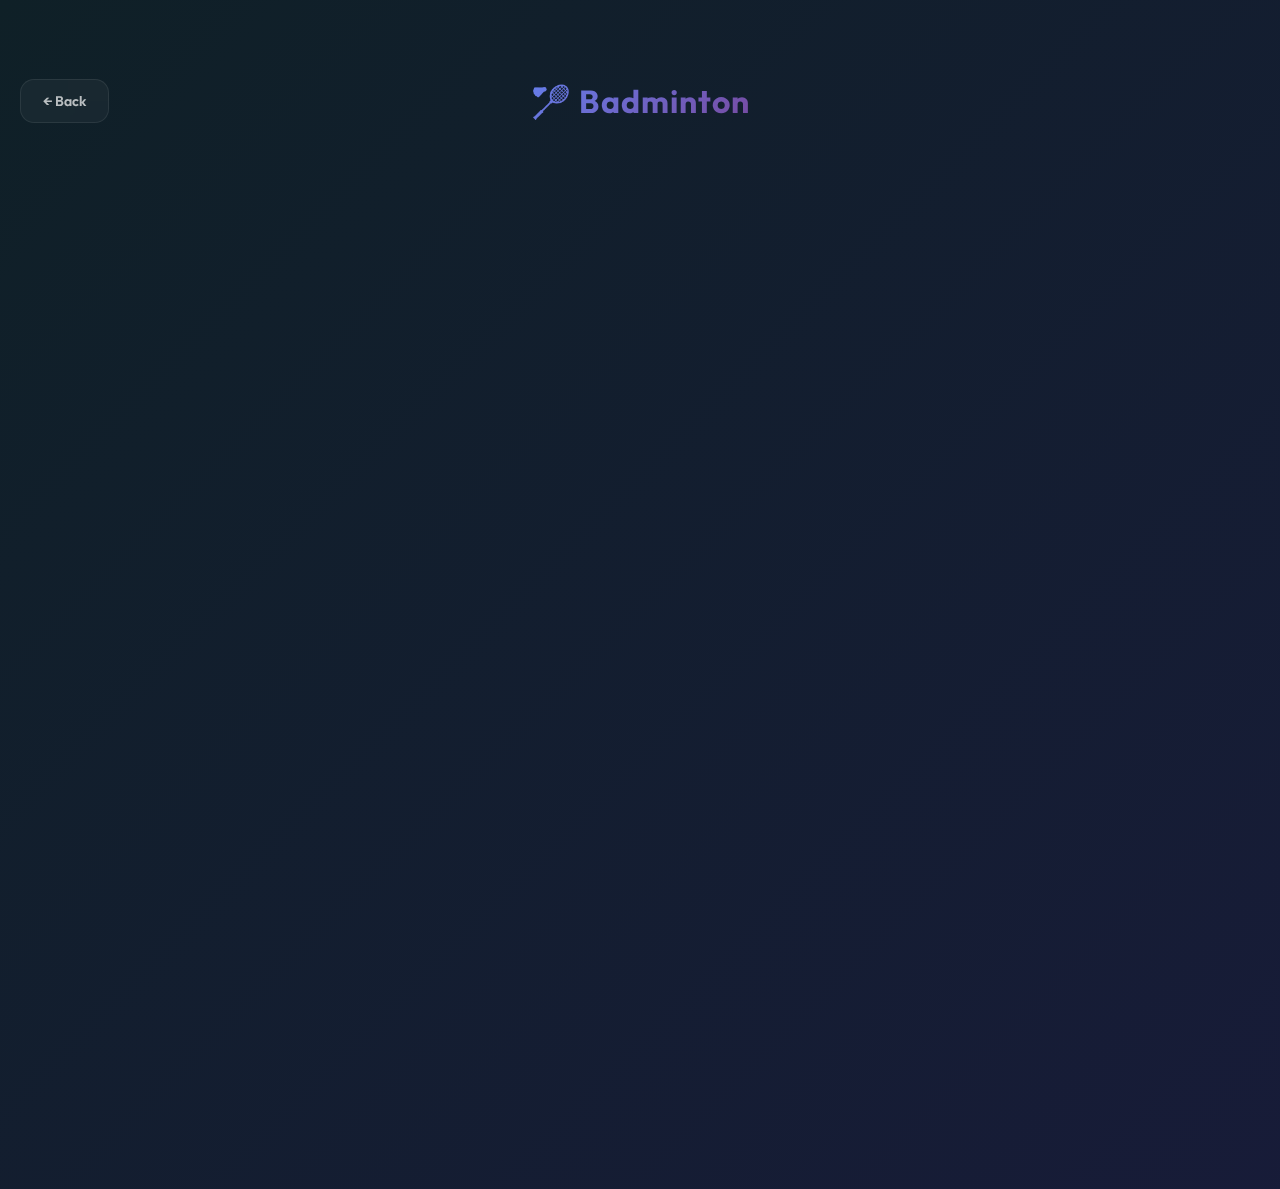
<file: badminton.html>
<!DOCTYPE html>
<html lang="en">

<head>
    <title>Badminton Courts - RushLess</title>
    <meta name="viewport" content="width=device-width, initial-scale=1.0">
    <meta charset="UTF-8">
    <link rel="stylesheet" href="style1.css">
    <style>
        .court-number {
            display: inline-flex;
            width: 32px;
            height: 32px;
            border-radius: 10px;
            background: linear-gradient(135deg, #667eea, #764ba2);
            justify-content: center;
            align-items: center;
            font-size: 15px;
            font-weight: 800;
            margin-right: 12px;
            flex-shrink: 0;
        }

        @keyframes cardEntrance {
            0% {
                opacity: 0;
                transform: translateY(25px) scale(0.95);
            }

            100% {
                opacity: 1;
                transform: translateY(0) scale(1);
            }
        }

        .card-animated {
            animation: cardEntrance 0.5s cubic-bezier(0.175, 0.885, 0.32, 1.275) forwards;
            opacity: 0;
        }
    </style>
</head>

<body>

    <div class="main">

        <div class="topbar">
            <button onclick="goBack()">← Back</button>
            <h1>🏸 Badminton</h1>
        </div>

        <div class="cards">

            <div class="floor-card card-animated" style="animation-delay:0s" onclick="selectSport('badminton_court_1')">
                <div class="floor-info">
                    <h2><span class="court-number">1</span>Court 1</h2>
                    <p><span id="badminton_court_1-count">2</span> players</p>
                </div>
                <div id="badminton_court_1-status" class="status"></div>
            </div>

            <div class="floor-card card-animated" style="animation-delay:0.06s"
                onclick="selectSport('badminton_court_2')">
                <div class="floor-info">
                    <h2><span class="court-number">2</span>Court 2</h2>
                    <p><span id="badminton_court_2-count">4</span> players</p>
                </div>
                <div id="badminton_court_2-status" class="status"></div>
            </div>

            <div class="floor-card card-animated" style="animation-delay:0.12s"
                onclick="selectSport('badminton_court_3')">
                <div class="floor-info">
                    <h2><span class="court-number">3</span>Court 3</h2>
                    <p><span id="badminton_court_3-count">0</span> players</p>
                </div>
                <div id="badminton_court_3-status" class="status"></div>
            </div>

            <div class="floor-card card-animated" style="animation-delay:0.18s"
                onclick="selectSport('badminton_court_4')">
                <div class="floor-info">
                    <h2><span class="court-number">4</span>Court 4</h2>
                    <p><span id="badminton_court_4-count">4</span> players</p>
                </div>
                <div id="badminton_court_4-status" class="status"></div>
            </div>

            <div class="floor-card card-animated" style="animation-delay:0.24s"
                onclick="selectSport('badminton_court_5')">
                <div class="floor-info">
                    <h2><span class="court-number">5</span>Court 5</h2>
                    <p><span id="badminton_court_5-count">6</span> players</p>
                </div>
                <div id="badminton_court_5-status" class="status"></div>
            </div>

            <div class="floor-card card-animated" style="animation-delay:0.3s"
                onclick="selectSport('badminton_court_6')">
                <div class="floor-info">
                    <h2><span class="court-number">6</span>Court 6</h2>
                    <p><span id="badminton_court_6-count">3</span> players</p>
                </div>
                <div id="badminton_court_6-status" class="status"></div>
            </div>

            <div class="floor-card card-animated" style="animation-delay:0.36s"
                onclick="selectSport('badminton_court_7')">
                <div class="floor-info">
                    <h2><span class="court-number">7</span>Court 7</h2>
                    <p><span id="badminton_court_7-count">2</span> players</p>
                </div>
                <div id="badminton_court_7-status" class="status"></div>
            </div>

            <div class="floor-card card-animated" style="animation-delay:0.42s"
                onclick="selectSport('badminton_court_8')">
                <div class="floor-info">
                    <h2><span class="court-number">8</span>Court 8</h2>
                    <p><span id="badminton_court_8-count">0</span> players</p>
                </div>
                <div id="badminton_court_8-status" class="status"></div>
            </div>

        </div>

    </div>

    <script src="script.js"></script>
    <script src="script2.js"></script>
    <script>
        updateSportsRush();
    </script>

</body>

</html>
</file>
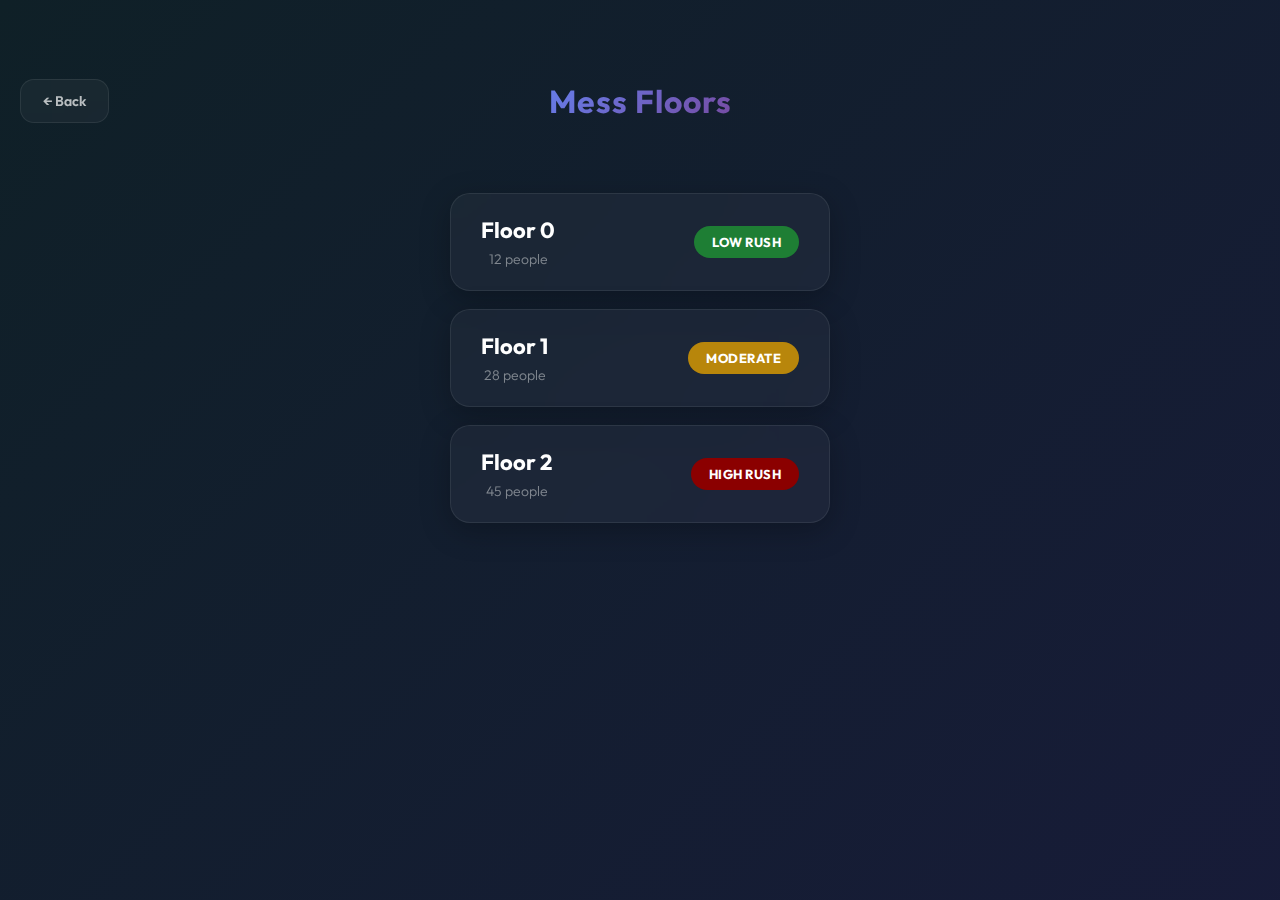
<file: mess.html>
<!DOCTYPE html>
<html>
<head>
    <title>Mess - RushLess</title>
    <meta name="viewport" content="width=device-width, initial-scale=1.0">
    <link rel="stylesheet" href="style1.css">
</head>
<body>

<div class="main">

    <div class="topbar">
        <button onclick="goBack()">← Back</button>
        <h1>Mess Floors</h1>
    </div>

    <div class="cards">

        <div class="floor-card" onclick="selectFloor('floor0')">
            <div class="floor-info">
                <h2>Floor 0</h2>
                <p><span id="floor0-count">12</span> people</p>
            </div>
            <div id="floor0-status" class="status"></div>
        </div>

        <div class="floor-card" onclick="selectFloor('floor1')">
            <div class="floor-info">
                <h2>Floor 1</h2>
                <p><span id="floor1-count">28</span> people</p>
            </div>
            <div id="floor1-status" class="status"></div>
        </div>

        <div class="floor-card" onclick="selectFloor('floor2')">
            <div class="floor-info">
                <h2>Floor 2</h2>
                <p><span id="floor2-count">45</span> people</p>
            </div>
            <div id="floor2-status" class="status"></div>
        </div>

    

    </div>

</div>

<script src="script1.js"></script>
<script>
    updateRushStatus();
</script>

</body>
</html>
</file>
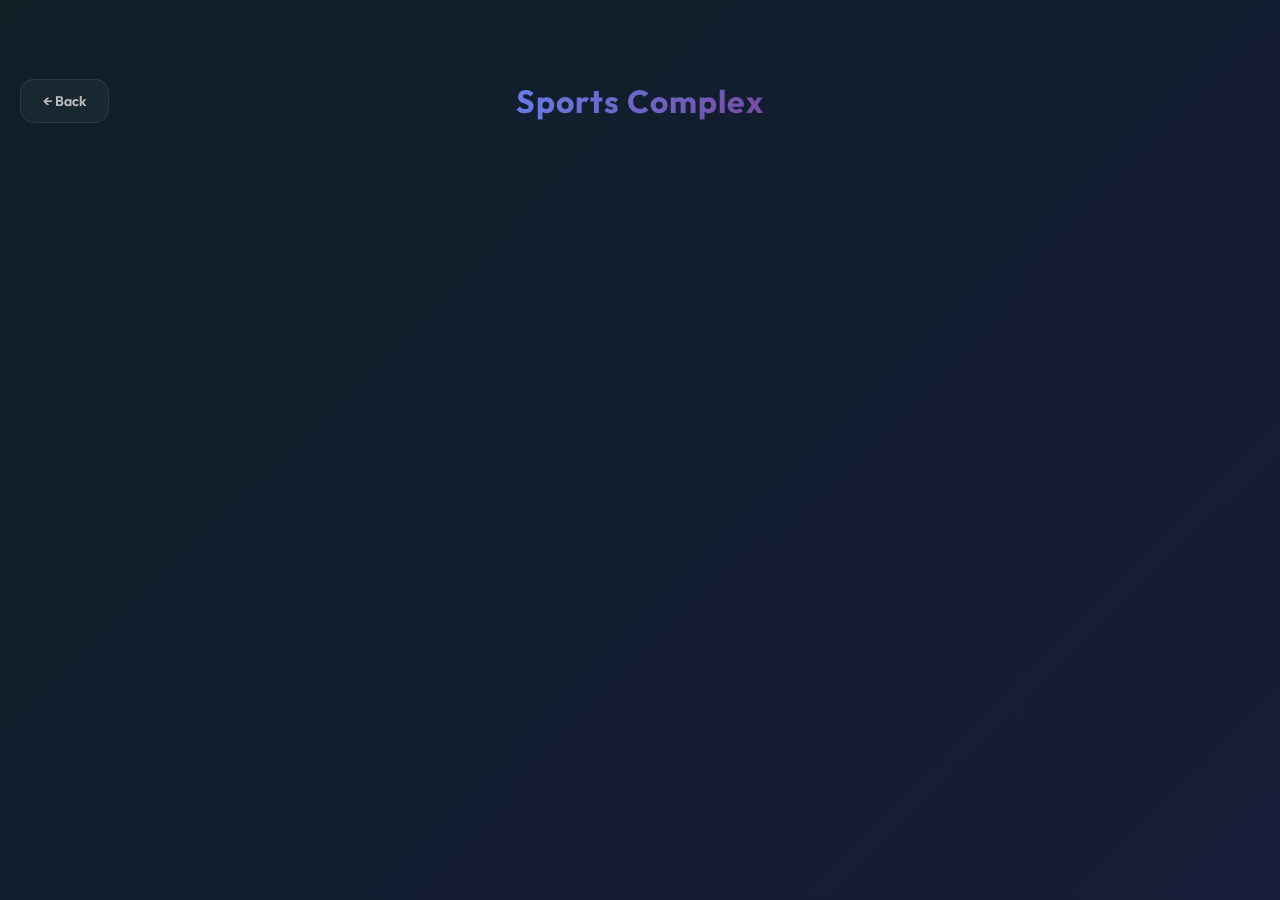
<file: sports.html>
<!DOCTYPE html>
<html lang="en">

<head>
    <title>Sports Complex - RushLess</title>
    <meta name="viewport" content="width=device-width, initial-scale=1.0">
    <meta charset="UTF-8">
    <link rel="stylesheet" href="style1.css">
    <style>
        .facility-icon {
            font-size: 28px;
            margin-right: 10px;
        }

        @keyframes cardEntrance {
            0% {
                opacity: 0;
                transform: translateY(25px) scale(0.95);
            }

            100% {
                opacity: 1;
                transform: translateY(0) scale(1);
            }
        }

        .card-animated {
            animation: cardEntrance 0.5s cubic-bezier(0.175, 0.885, 0.32, 1.275) forwards;
            opacity: 0;
        }
    </style>
</head>

<body>

    <div class="main">

        <div class="topbar">
            <button onclick="goBack()">← Back</button>
            <h1>Sports Complex</h1>
        </div>

        <div class="cards">

            <div class="floor-card card-animated" style="animation-delay:0s" onclick="goTo('badminton.html')">
                <div class="floor-info">
                    <h2><span class="facility-icon">🏸</span>Badminton</h2>
                    <p>8 courts — tap to view →</p>
                </div>
                <div id="badminton-status" class="status"></div>
            </div>

            <div class="floor-card card-animated" style="animation-delay:0.08s" onclick="goTo('tabletennis.html')">
                <div class="floor-info">
                    <h2><span class="facility-icon">🏓</span>Table Tennis</h2>
                    <p>4 courts — tap to view →</p>
                </div>
                <div id="tabletennis-status" class="status"></div>
            </div>

            <div class="floor-card card-animated" style="animation-delay:0.16s" onclick="goTo('squash.html')">
                <div class="floor-info">
                    <h2><span class="facility-icon">🎾</span>Squash</h2>
                    <p>2 courts — tap to view →</p>
                </div>
                <div id="squash-status" class="status"></div>
            </div>

            <div class="floor-card card-animated" style="animation-delay:0.24s" onclick="selectSport('gym')">
                <div class="floor-info">
                    <h2><span class="facility-icon">🏋️</span>Gym</h2>
                    <p><span id="gym-count">18</span> people</p>
                </div>
                <div id="gym-status" class="status"></div>
            </div>

            <div class="floor-card card-animated" style="animation-delay:0.32s" onclick="selectSport('kabbadi')">
                <div class="floor-info">
                    <h2><span class="facility-icon">🤼</span>Kabbadi</h2>
                    <p><span id="kabbadi-count">10</span> players</p>
                </div>
                <div id="kabbadi-status" class="status"></div>
            </div>

        </div>

    </div>

    <script src="script.js"></script>
    <script src="script2.js"></script>
    <script>
        updateSportsRush();
    </script>

</body>

</html>
</file>
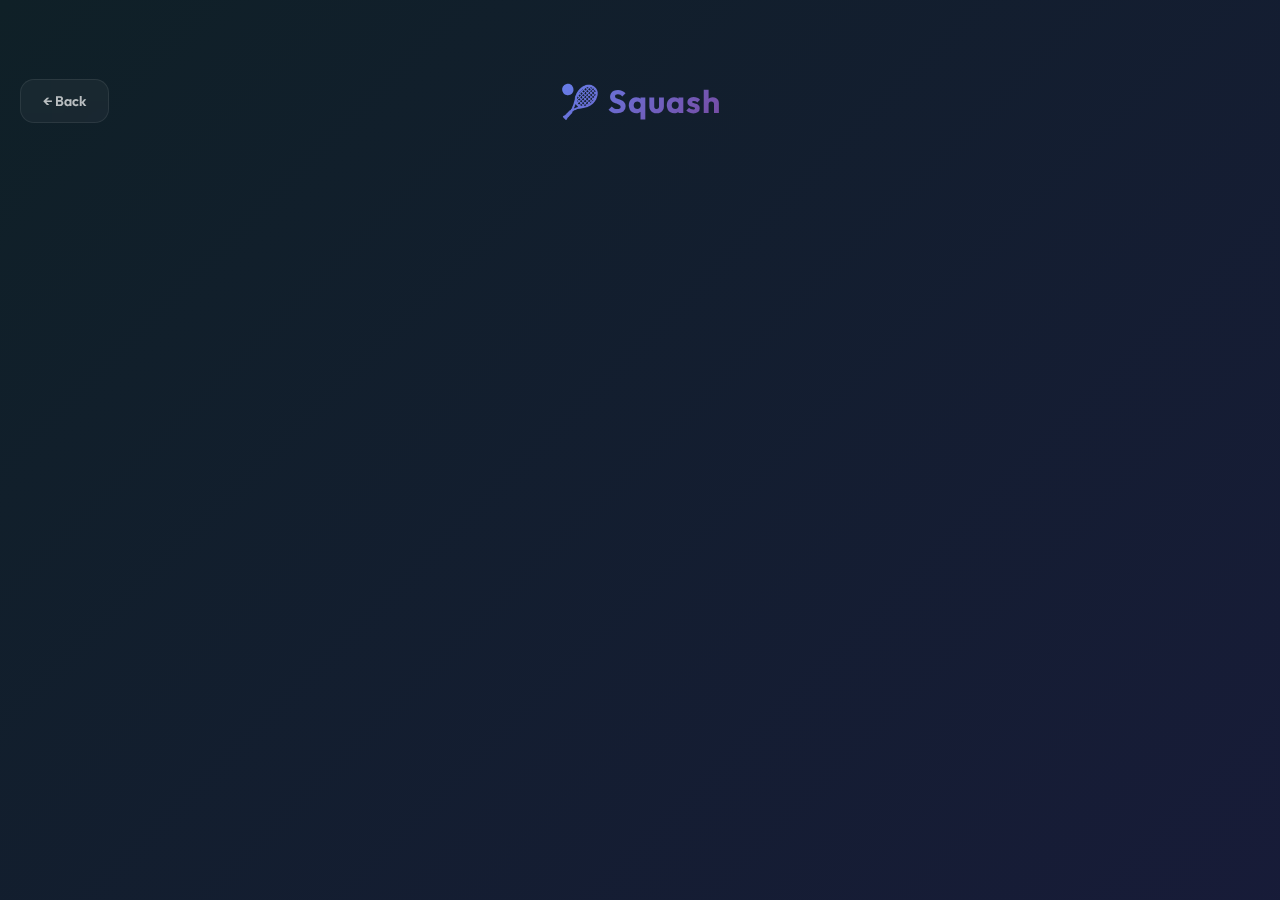
<file: squash.html>
<!DOCTYPE html>
<html lang="en">

<head>
    <title>Squash Courts - RushLess</title>
    <meta name="viewport" content="width=device-width, initial-scale=1.0">
    <meta charset="UTF-8">
    <link rel="stylesheet" href="style1.css">
    <style>
        .court-number {
            display: inline-flex;
            width: 32px;
            height: 32px;
            border-radius: 10px;
            background: linear-gradient(135deg, #667eea, #764ba2);
            justify-content: center;
            align-items: center;
            font-size: 15px;
            font-weight: 800;
            margin-right: 12px;
            flex-shrink: 0;
        }

        @keyframes cardEntrance {
            0% {
                opacity: 0;
                transform: translateY(25px) scale(0.95);
            }

            100% {
                opacity: 1;
                transform: translateY(0) scale(1);
            }
        }

        .card-animated {
            animation: cardEntrance 0.5s cubic-bezier(0.175, 0.885, 0.32, 1.275) forwards;
            opacity: 0;
        }
    </style>
</head>

<body>

    <div class="main">

        <div class="topbar">
            <button onclick="goBack()">← Back</button>
            <h1>🎾 Squash</h1>
        </div>

        <div class="cards">

            <div class="floor-card card-animated" style="animation-delay:0s" onclick="selectSport('squash_court_1')">
                <div class="floor-info">
                    <h2><span class="court-number">1</span>Court 1</h2>
                    <p><span id="squash_court_1-count">1</span> players</p>
                </div>
                <div id="squash_court_1-status" class="status"></div>
            </div>

            <div class="floor-card card-animated" style="animation-delay:0.08s" onclick="selectSport('squash_court_2')">
                <div class="floor-info">
                    <h2><span class="court-number">2</span>Court 2</h2>
                    <p><span id="squash_court_2-count">0</span> players</p>
                </div>
                <div id="squash_court_2-status" class="status"></div>
            </div>

        </div>

    </div>

    <script src="script.js"></script>
    <script src="script2.js"></script>
    <script>
        updateSportsRush();
    </script>

</body>

</html>
</file>
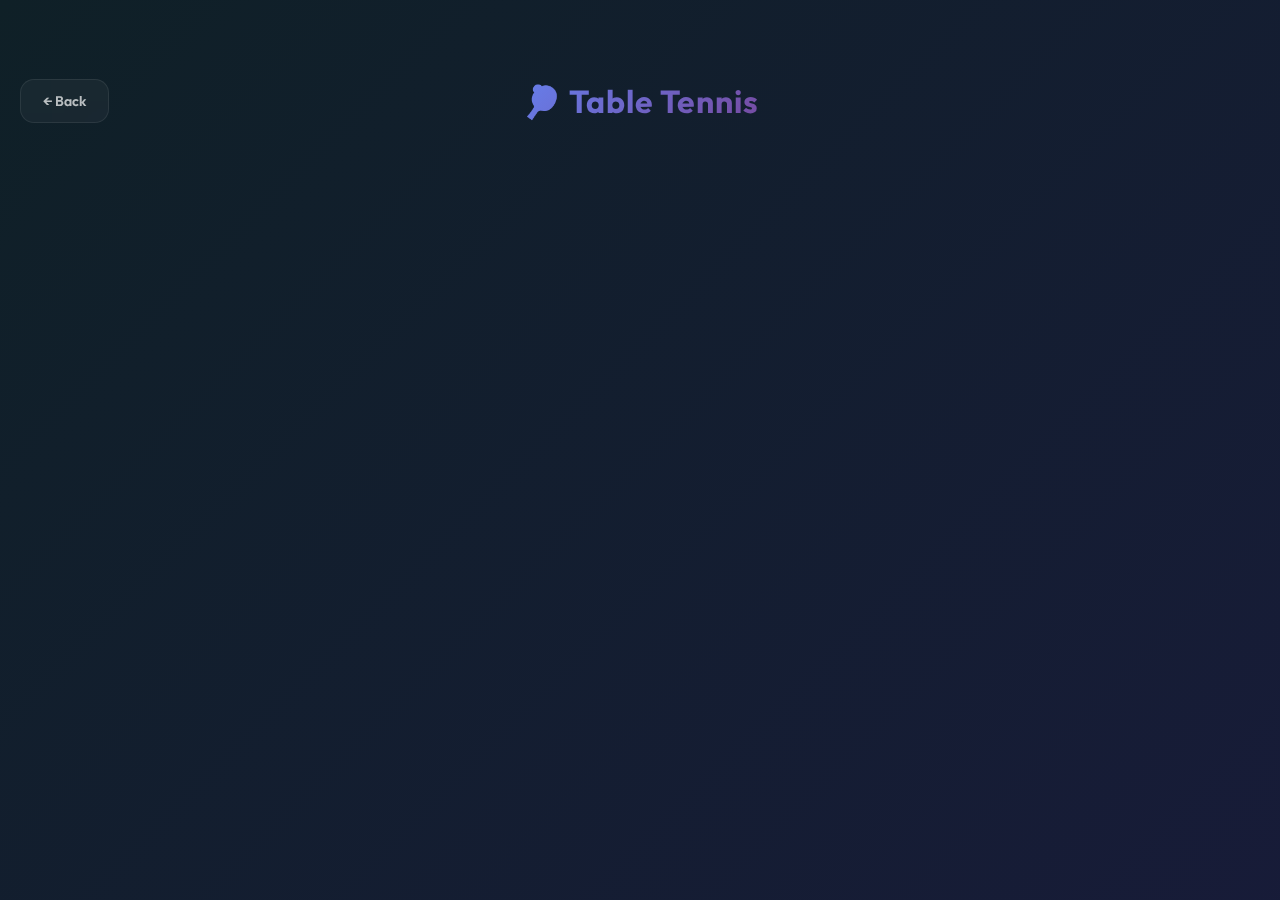
<file: tabletennis.html>
<!DOCTYPE html>
<html lang="en">

<head>
    <title>Table Tennis Courts - RushLess</title>
    <meta name="viewport" content="width=device-width, initial-scale=1.0">
    <meta charset="UTF-8">
    <link rel="stylesheet" href="style1.css">
    <style>
        .court-number {
            display: inline-flex;
            width: 32px;
            height: 32px;
            border-radius: 10px;
            background: linear-gradient(135deg, #667eea, #764ba2);
            justify-content: center;
            align-items: center;
            font-size: 15px;
            font-weight: 800;
            margin-right: 12px;
            flex-shrink: 0;
        }

        @keyframes cardEntrance {
            0% {
                opacity: 0;
                transform: translateY(25px) scale(0.95);
            }

            100% {
                opacity: 1;
                transform: translateY(0) scale(1);
            }
        }

        .card-animated {
            animation: cardEntrance 0.5s cubic-bezier(0.175, 0.885, 0.32, 1.275) forwards;
            opacity: 0;
        }
    </style>
</head>

<body>

    <div class="main">

        <div class="topbar">
            <button onclick="goBack()">← Back</button>
            <h1>🏓 Table Tennis</h1>
        </div>

        <div class="cards">

            <div class="floor-card card-animated" style="animation-delay:0s" onclick="selectSport('tt_court_1')">
                <div class="floor-info">
                    <h2><span class="court-number">1</span>Court 1</h2>
                    <p><span id="tt_court_1-count">2</span> players</p>
                </div>
                <div id="tt_court_1-status" class="status"></div>
            </div>

            <div class="floor-card card-animated" style="animation-delay:0.08s" onclick="selectSport('tt_court_2')">
                <div class="floor-info">
                    <h2><span class="court-number">2</span>Court 2</h2>
                    <p><span id="tt_court_2-count">4</span> players</p>
                </div>
                <div id="tt_court_2-status" class="status"></div>
            </div>

            <div class="floor-card card-animated" style="animation-delay:0.16s" onclick="selectSport('tt_court_3')">
                <div class="floor-info">
                    <h2><span class="court-number">3</span>Court 3</h2>
                    <p><span id="tt_court_3-count">0</span> players</p>
                </div>
                <div id="tt_court_3-status" class="status"></div>
            </div>

            <div class="floor-card card-animated" style="animation-delay:0.24s" onclick="selectSport('tt_court_4')">
                <div class="floor-info">
                    <h2><span class="court-number">4</span>Court 4</h2>
                    <p><span id="tt_court_4-count">3</span> players</p>
                </div>
                <div id="tt_court_4-status" class="status"></div>
            </div>

        </div>

    </div>

    <script src="script.js"></script>
    <script src="script2.js"></script>
    <script>
        updateSportsRush();
    </script>

</body>

</html>
</file>
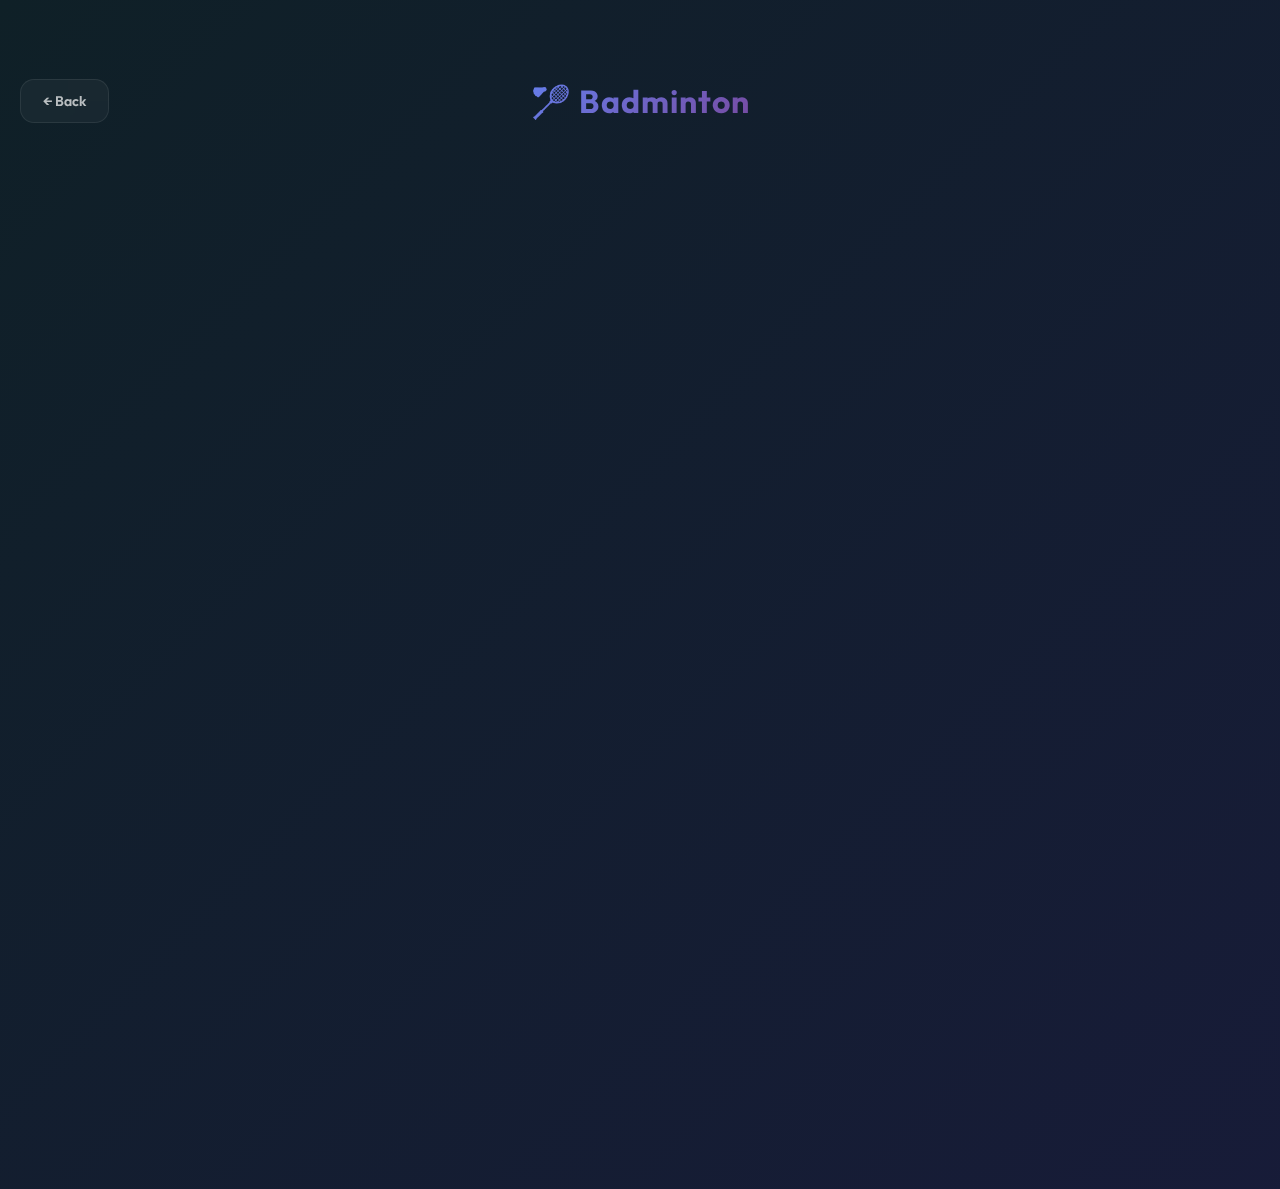
<file: Voidset-test/badminton.html>
<!DOCTYPE html>
<html lang="en">

<head>
    <title>Badminton Courts - RushLess</title>
    <meta name="viewport" content="width=device-width, initial-scale=1.0">
    <meta charset="UTF-8">
    <link rel="stylesheet" href="style1.css">
    <style>
        .court-number {
            display: inline-flex;
            width: 32px;
            height: 32px;
            border-radius: 10px;
            background: linear-gradient(135deg, #667eea, #764ba2);
            justify-content: center;
            align-items: center;
            font-size: 15px;
            font-weight: 800;
            margin-right: 12px;
            flex-shrink: 0;
        }

        @keyframes cardEntrance {
            0% {
                opacity: 0;
                transform: translateY(25px) scale(0.95);
            }

            100% {
                opacity: 1;
                transform: translateY(0) scale(1);
            }
        }

        .card-animated {
            animation: cardEntrance 0.5s cubic-bezier(0.175, 0.885, 0.32, 1.275) forwards;
            opacity: 0;
        }
    </style>
</head>

<body>

    <div class="main">

        <div class="topbar">
            <button onclick="goBack()">← Back</button>
            <h1>🏸 Badminton</h1>
        </div>

        <div class="cards">

            <div class="floor-card card-animated" style="animation-delay:0s" onclick="selectSport('badminton_court_1')">
                <div class="floor-info">
                    <h2><span class="court-number">1</span>Court 1</h2>
                    <p><span id="badminton_court_1-count">2</span> players</p>
                </div>
                <div id="badminton_court_1-status" class="status"></div>
            </div>

            <div class="floor-card card-animated" style="animation-delay:0.06s"
                onclick="selectSport('badminton_court_2')">
                <div class="floor-info">
                    <h2><span class="court-number">2</span>Court 2</h2>
                    <p><span id="badminton_court_2-count">4</span> players</p>
                </div>
                <div id="badminton_court_2-status" class="status"></div>
            </div>

            <div class="floor-card card-animated" style="animation-delay:0.12s"
                onclick="selectSport('badminton_court_3')">
                <div class="floor-info">
                    <h2><span class="court-number">3</span>Court 3</h2>
                    <p><span id="badminton_court_3-count">0</span> players</p>
                </div>
                <div id="badminton_court_3-status" class="status"></div>
            </div>

            <div class="floor-card card-animated" style="animation-delay:0.18s"
                onclick="selectSport('badminton_court_4')">
                <div class="floor-info">
                    <h2><span class="court-number">4</span>Court 4</h2>
                    <p><span id="badminton_court_4-count">4</span> players</p>
                </div>
                <div id="badminton_court_4-status" class="status"></div>
            </div>

            <div class="floor-card card-animated" style="animation-delay:0.24s"
                onclick="selectSport('badminton_court_5')">
                <div class="floor-info">
                    <h2><span class="court-number">5</span>Court 5</h2>
                    <p><span id="badminton_court_5-count">6</span> players</p>
                </div>
                <div id="badminton_court_5-status" class="status"></div>
            </div>

            <div class="floor-card card-animated" style="animation-delay:0.3s"
                onclick="selectSport('badminton_court_6')">
                <div class="floor-info">
                    <h2><span class="court-number">6</span>Court 6</h2>
                    <p><span id="badminton_court_6-count">3</span> players</p>
                </div>
                <div id="badminton_court_6-status" class="status"></div>
            </div>

            <div class="floor-card card-animated" style="animation-delay:0.36s"
                onclick="selectSport('badminton_court_7')">
                <div class="floor-info">
                    <h2><span class="court-number">7</span>Court 7</h2>
                    <p><span id="badminton_court_7-count">2</span> players</p>
                </div>
                <div id="badminton_court_7-status" class="status"></div>
            </div>

            <div class="floor-card card-animated" style="animation-delay:0.42s"
                onclick="selectSport('badminton_court_8')">
                <div class="floor-info">
                    <h2><span class="court-number">8</span>Court 8</h2>
                    <p><span id="badminton_court_8-count">0</span> players</p>
                </div>
                <div id="badminton_court_8-status" class="status"></div>
            </div>

        </div>

    </div>

    <script src="script.js"></script>
    <script src="script2.js"></script>
    <script>
        updateSportsRush();
    </script>

</body>

</html>
</file>
<file: style1.css>
@import url('https://fonts.googleapis.com/css2?family=Outfit:wght@300;400;500;600;700;800&display=swap');

*,
*::before,
*::after {
    box-sizing: border-box;
}

body {
    margin: 0;
    font-family: 'Outfit', sans-serif;
    color: white;
    background: linear-gradient(-45deg, #0a0e1a, #141e30, #1a1a3e, #0f2027);
    background-size: 400% 400%;
    animation: gradientBG 20s ease infinite;
    min-height: 100vh;
    overflow-x: hidden;
}

@keyframes gradientBG {
    0% {
        background-position: 0% 50%;
    }

    50% {
        background-position: 100% 50%;
    }

    100% {
        background-position: 0% 50%;
    }
}

.main {
    text-align: center;
    padding-top: 60px;
    min-height: 100vh;
}

/* ===== TOP BAR ===== */
.topbar {
    display: flex;
    align-items: center;
    justify-content: center;
    margin-bottom: 50px;
    position: relative;
    padding: 0 90px;
}

.topbar h1 {
    font-size: 32px;
    letter-spacing: 1px;
    font-weight: 700;
    background: linear-gradient(135deg, #667eea, #764ba2);
    -webkit-background-clip: text;
    -webkit-text-fill-color: transparent;
    background-clip: text;
}

.topbar button {
    position: absolute;
    left: 20px;
    padding: 12px 22px;
    border: 1px solid rgba(255, 255, 255, 0.08);
    border-radius: 14px;
    background: rgba(255, 255, 255, 0.04);
    backdrop-filter: blur(15px);
    color: rgba(255, 255, 255, 0.7);
    cursor: pointer;
    transition: all 0.3s ease;
    font-family: 'Outfit', sans-serif;
    font-weight: 600;
    font-size: 14px;
}

.topbar button:hover {
    background: rgba(255, 255, 255, 0.1);
    color: white;
    transform: translateX(-4px);
    box-shadow: 0 8px 20px rgba(0, 0, 0, 0.2);
    border-color: rgba(102, 126, 234, 0.3);
}

/* ===== CARDS CONTAINER ===== */
.cards {
    display: flex;
    flex-direction: column;
    align-items: center;
    gap: 18px;
    padding: 0 20px 50px;
}

/* ===== FLOOR CARD ===== */
.floor-card {
    background: rgba(255, 255, 255, 0.04);
    backdrop-filter: blur(20px);
    -webkit-backdrop-filter: blur(20px);
    border: 1px solid rgba(255, 255, 255, 0.08);
    padding: 22px 30px;
    width: 380px;
    max-width: 95%;
    border-radius: 20px;
    cursor: pointer;
    transition: all 0.4s cubic-bezier(0.175, 0.885, 0.32, 1.275);
    box-shadow: 0 8px 30px rgba(0, 0, 0, 0.25);
    display: flex;
    justify-content: space-between;
    align-items: center;
    position: relative;
    overflow: hidden;
}

.floor-card::before {
    content: '';
    position: absolute;
    top: 0;
    left: 0;
    width: 100%;
    height: 100%;
    background: linear-gradient(135deg, rgba(102, 126, 234, 0.06) 0%, transparent 60%);
    opacity: 0;
    transition: opacity 0.4s;
}

.floor-card:hover::before {
    opacity: 1;
}

.floor-card:hover {
    transform: translateY(-6px) scale(1.02);
    background: rgba(255, 255, 255, 0.07);
    border-color: rgba(102, 126, 234, 0.25);
    box-shadow: 0 15px 40px rgba(0, 0, 0, 0.35), 0 0 20px rgba(102, 126, 234, 0.1);
}

.floor-info {
    position: relative;
    z-index: 1;
}

.floor-info h2 {
    margin: 0;
    font-size: 22px;
    font-weight: 700;
}

.floor-info p {
    margin: 6px 0 0;
    color: rgba(255, 255, 255, 0.45);
    font-weight: 300;
    font-size: 14px;
}

/* ===== RUSH STATUS ===== */
.status {
    padding: 8px 18px;
    border-radius: 30px;
    font-size: 13px;
    font-weight: 700;
    letter-spacing: 0.5px;
    position: relative;
    z-index: 1;
    text-transform: uppercase;
}

/* ===== COURT GRID ===== */
.court-container {
    display: grid;
    grid-template-columns: repeat(auto-fit, minmax(200px, 1fr));
    gap: 20px;
    margin-top: 20px;
}

.court {
    padding: 20px;
    border-radius: 15px;
    cursor: pointer;
    text-align: center;
    transition: all 0.3s;
    color: white;
}

.court:hover {
    transform: scale(1.05);
}

.available {
    background: linear-gradient(135deg, #2ecc71, #27ae60);
}

.few {
    background: linear-gradient(135deg, #f1c40f, #f39c12);
    color: #1a1a1a;
}

.full {
    background: linear-gradient(135deg, #e74c3c, #c0392b);
}

.selected {
    border: 3px solid white;
    box-shadow: 0 0 15px rgba(255, 255, 255, 0.3);
}

/* ===== RESPONSIVE ===== */
@media (max-width: 500px) {
    .floor-card {
        width: 100%;
        padding: 18px 22px;
    }

    .topbar h1 {
        font-size: 26px;
    }

    .topbar button {
        left: 10px;
        padding: 10px 16px;
        font-size: 13px;
    }
}
</file>
<file: Voidset-test/style1.css>
@import url('https://fonts.googleapis.com/css2?family=Outfit:wght@300;400;500;600;700;800&display=swap');

*,
*::before,
*::after {
    box-sizing: border-box;
}

body {
    margin: 0;
    font-family: 'Outfit', sans-serif;
    color: white;
    background: linear-gradient(-45deg, #0a0e1a, #141e30, #1a1a3e, #0f2027);
    background-size: 400% 400%;
    animation: gradientBG 20s ease infinite;
    min-height: 100vh;
    overflow-x: hidden;
}

@keyframes gradientBG {
    0% {
        background-position: 0% 50%;
    }

    50% {
        background-position: 100% 50%;
    }

    100% {
        background-position: 0% 50%;
    }
}

.main {
    text-align: center;
    padding-top: 60px;
    min-height: 100vh;
}

/* ===== TOP BAR ===== */
.topbar {
    display: flex;
    align-items: center;
    justify-content: center;
    margin-bottom: 50px;
    position: relative;
    padding: 0 90px;
}

.topbar h1 {
    font-size: 32px;
    letter-spacing: 1px;
    font-weight: 700;
    background: linear-gradient(135deg, #667eea, #764ba2);
    -webkit-background-clip: text;
    -webkit-text-fill-color: transparent;
    background-clip: text;
}

.topbar button {
    position: absolute;
    left: 20px;
    padding: 12px 22px;
    border: 1px solid rgba(255, 255, 255, 0.08);
    border-radius: 14px;
    background: rgba(255, 255, 255, 0.04);
    backdrop-filter: blur(15px);
    color: rgba(255, 255, 255, 0.7);
    cursor: pointer;
    transition: all 0.3s ease;
    font-family: 'Outfit', sans-serif;
    font-weight: 600;
    font-size: 14px;
}

.topbar button:hover {
    background: rgba(255, 255, 255, 0.1);
    color: white;
    transform: translateX(-4px);
    box-shadow: 0 8px 20px rgba(0, 0, 0, 0.2);
    border-color: rgba(102, 126, 234, 0.3);
}

/* ===== CARDS CONTAINER ===== */
.cards {
    display: flex;
    flex-direction: column;
    align-items: center;
    gap: 18px;
    padding: 0 20px 50px;
}

/* ===== FLOOR CARD ===== */
.floor-card {
    background: rgba(255, 255, 255, 0.04);
    backdrop-filter: blur(20px);
    -webkit-backdrop-filter: blur(20px);
    border: 1px solid rgba(255, 255, 255, 0.08);
    padding: 22px 30px;
    width: 380px;
    max-width: 95%;
    border-radius: 20px;
    cursor: pointer;
    transition: all 0.4s cubic-bezier(0.175, 0.885, 0.32, 1.275);
    box-shadow: 0 8px 30px rgba(0, 0, 0, 0.25);
    display: flex;
    justify-content: space-between;
    align-items: center;
    position: relative;
    overflow: hidden;
}

.floor-card::before {
    content: '';
    position: absolute;
    top: 0;
    left: 0;
    width: 100%;
    height: 100%;
    background: linear-gradient(135deg, rgba(102, 126, 234, 0.06) 0%, transparent 60%);
    opacity: 0;
    transition: opacity 0.4s;
}

.floor-card:hover::before {
    opacity: 1;
}

.floor-card:hover {
    transform: translateY(-6px) scale(1.02);
    background: rgba(255, 255, 255, 0.07);
    border-color: rgba(102, 126, 234, 0.25);
    box-shadow: 0 15px 40px rgba(0, 0, 0, 0.35), 0 0 20px rgba(102, 126, 234, 0.1);
}

.floor-info {
    position: relative;
    z-index: 1;
}

.floor-info h2 {
    margin: 0;
    font-size: 22px;
    font-weight: 700;
}

.floor-info p {
    margin: 6px 0 0;
    color: rgba(255, 255, 255, 0.45);
    font-weight: 300;
    font-size: 14px;
}

/* ===== RUSH STATUS ===== */
.status {
    padding: 8px 18px;
    border-radius: 30px;
    font-size: 13px;
    font-weight: 700;
    letter-spacing: 0.5px;
    position: relative;
    z-index: 1;
    text-transform: uppercase;
}

/* ===== COURT GRID ===== */
.court-container {
    display: grid;
    grid-template-columns: repeat(auto-fit, minmax(200px, 1fr));
    gap: 20px;
    margin-top: 20px;
}

.court {
    padding: 20px;
    border-radius: 15px;
    cursor: pointer;
    text-align: center;
    transition: all 0.3s;
    color: white;
}

.court:hover {
    transform: scale(1.05);
}

.available {
    background: linear-gradient(135deg, #2ecc71, #27ae60);
}

.few {
    background: linear-gradient(135deg, #f1c40f, #f39c12);
    color: #1a1a1a;
}

.full {
    background: linear-gradient(135deg, #e74c3c, #c0392b);
}

.selected {
    border: 3px solid white;
    box-shadow: 0 0 15px rgba(255, 255, 255, 0.3);
}

/* ===== RESPONSIVE ===== */
@media (max-width: 500px) {
    .floor-card {
        width: 100%;
        padding: 18px 22px;
    }

    .topbar h1 {
        font-size: 26px;
    }

    .topbar button {
        left: 10px;
        padding: 10px 16px;
        font-size: 13px;
    }
}
</file>
